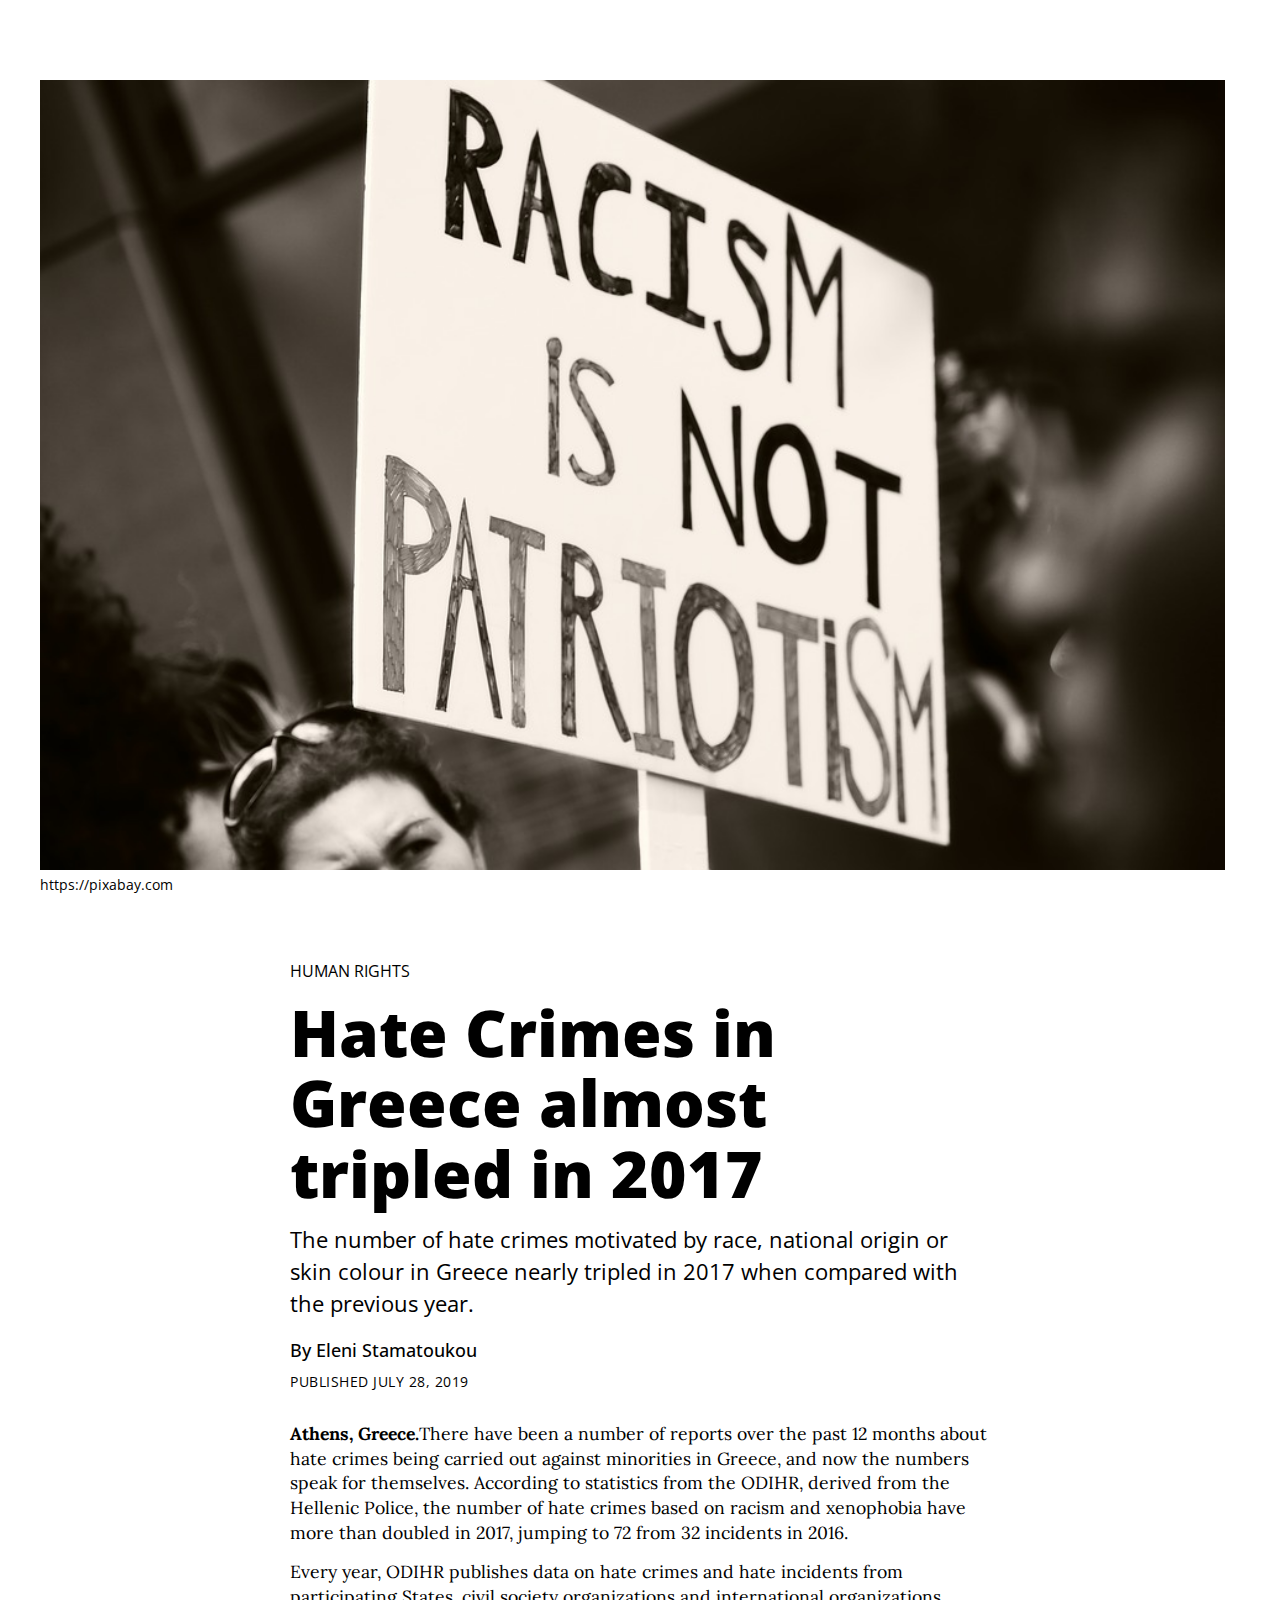
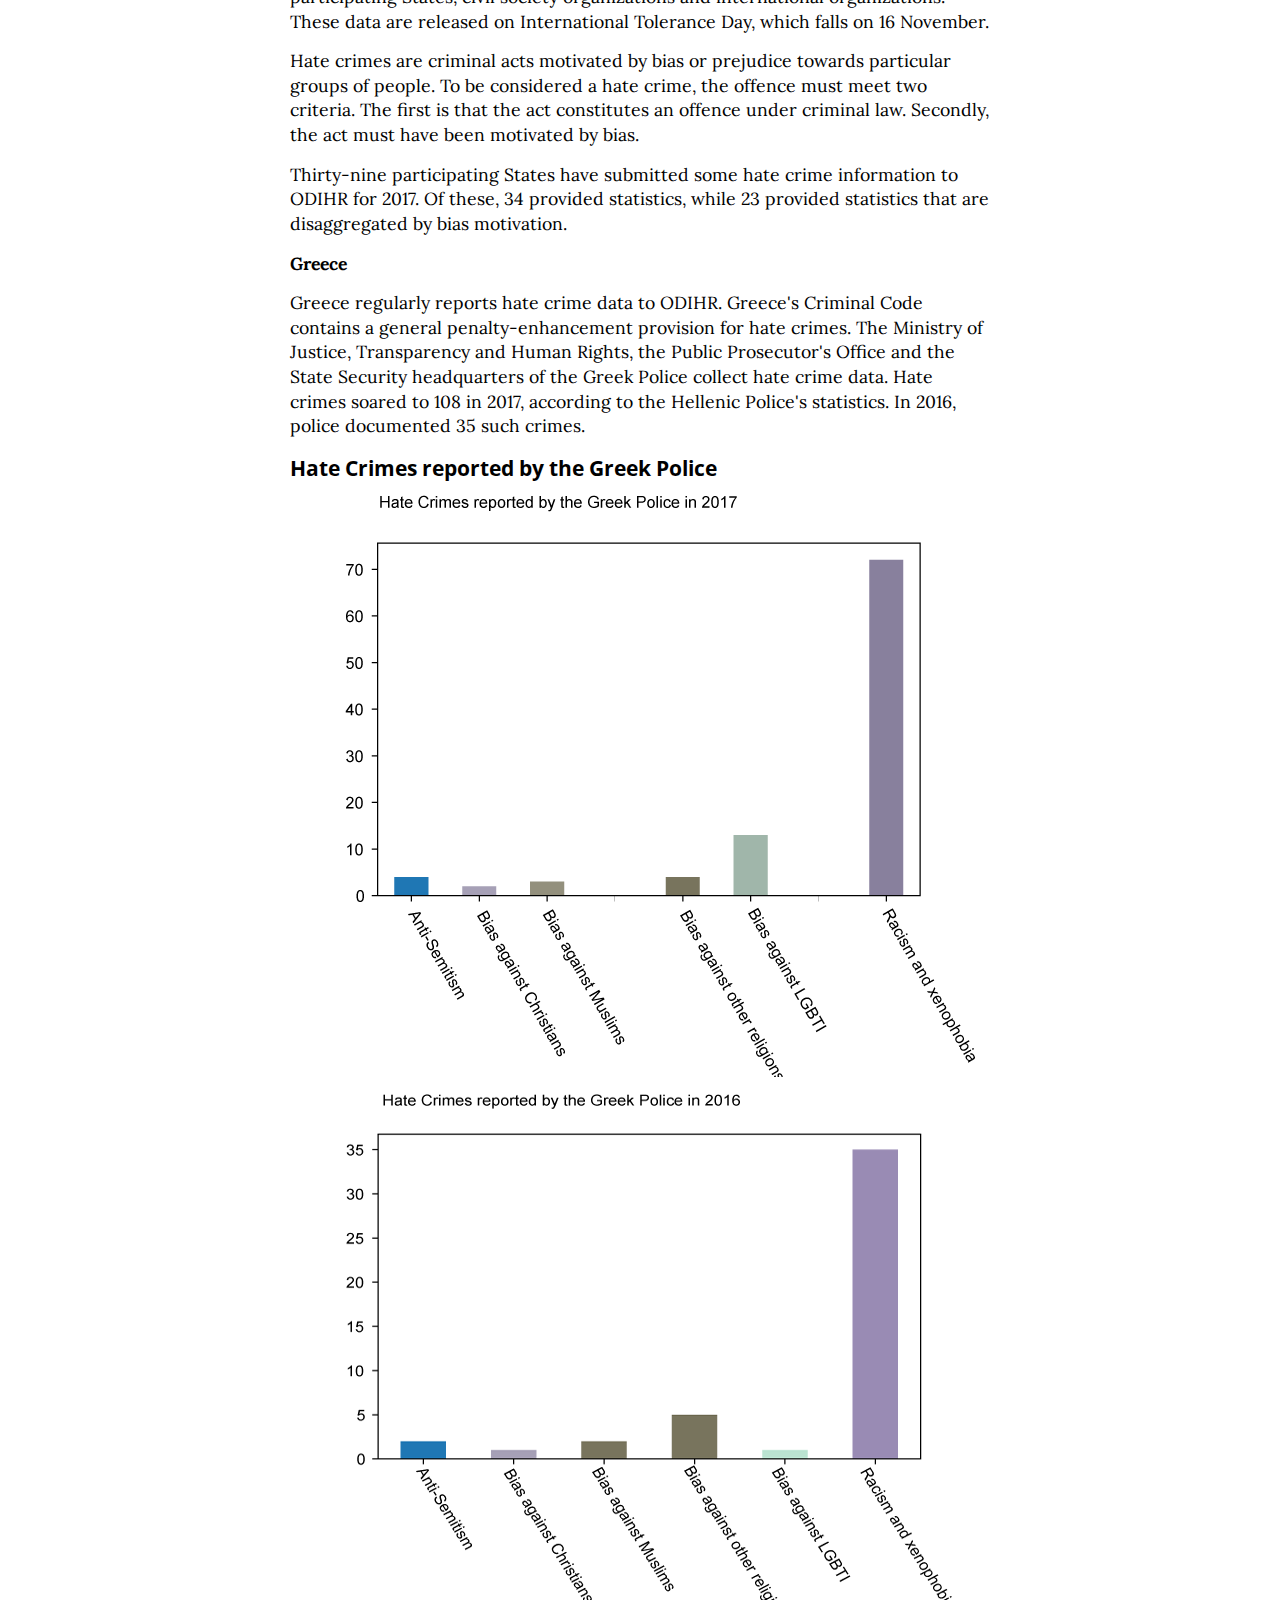
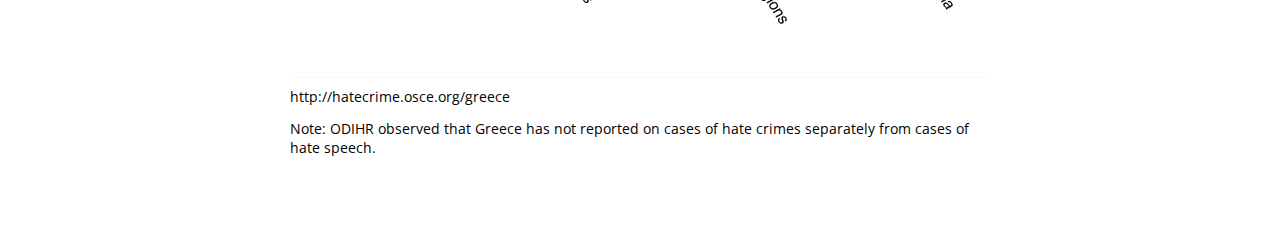
<file: #2/index.html>
<!doctype html>
<html lang="en">
  <head>
    <!-- Required meta tags -->
    <meta charset="utf-8">
    <meta name="viewport" content="width=device-width, initial-scale=1, shrink-to-fit=no">
      
    <!-- Your CSS files -->
    <link rel="stylesheet" href="styles.css">
    
    <!-- google fonts: Open Sans (sans-serif) and Lora (serif) -->
    <link href="https://fonts.googleapis.com/css?family=Open+Sans:300,300i,400,400i,600,600i,700,700i,800,800i&display=swap" rel="stylesheet">
    <link href="https://fonts.googleapis.com/css?family=Lora:400,400i,700&display=swap" rel="stylesheet">
      
    <title>#2project</title>
  
  </head>

  <body class="light-theme"> <!-- all of the content on your html page goes inside the body -->
    <div class="photo-section">
      <div class="photo">
        <img src="photo.jpg" alt="Hate Crimes" />
        <p class="caption">https://pixabay.com</p>
      </div>
    </div>
    
    <div class="header">
      <p class="kicker">Human Rights</p>
      <h1 class="headline">Hate Crimes in Greece almost tripled in 2017</h1>
      <h2 class="subhead">The number of hate crimes motivated by race, national origin or skin colour in Greece nearly tripled in 2017 when compared with the previous year.</h2>
      <p class="byline">By Eleni Stamatoukou</p>
      <p class="date">Published July 28, 2019</p>
    </div>

    <div class="story-body">
      <p class="body-text serif"><strong>Athens, Greece.</strong>There have been a number of reports over the past 12 months about hate crimes being carried out against minorities in Greece, and now the numbers speak for themselves. According to statistics from the ODIHR, derived from the Hellenic Police, the number of hate crimes based on racism and xenophobia have more than doubled in 2017, jumping to 72 from 32 incidents in 2016.</p>
      <p class="body-text serif">Every year, ODIHR publishes data on hate crimes and hate incidents from participating States, civil society organizations and international organizations. These data are released on International Tolerance Day, which falls on 16 November.</p>
      <p class="body-text serif">Hate crimes are criminal acts motivated by bias or prejudice towards particular groups of people. To be considered a hate crime, the offence must meet two criteria. The first is that the act constitutes an offence under criminal law. Secondly, the act must have been motivated by bias.</p>
      <p class="body-text serif">Thirty-nine participating States have submitted some hate crime information to ODIHR for 2017. Of these, 34 provided statistics, while 23 provided statistics that are disaggregated by bias motivation.</p>
      <p class="body-text serif"><strong>Greece</strong></p>
      <p class="body-text serif">Greece regularly reports hate crime data to ODIHR. Greece's Criminal Code contains a general penalty-enhancement provision for hate crimes. The Ministry of Justice, Transparency and Human Rights, the Public Prosecutor's Office and the State Security headquarters of the Greek Police collect hate crime data. Hate crimes soared to 108 in 2017, according to the Hellenic Police's statistics. In 2016, police documented 35 such crimes.</p>
      <div class="chart-section">
        <p class="chart-title">Hate Crimes reported by the Greek Police</p>
          <div class="chart">
            <img src="PoliceBM.png"/>
          <div class="chart">
            <img src="PoliceBiasMotiv2016.png"/>
          </div>
        <p class="chart-source">http://hatecrime.osce.org/greece</p>
      </div>
      <p class="note">Note: ODIHR observed that Greece has not reported on cases of hate crimes separately from cases of hate speech.</p>
    </div>
  </body>
</html>
</file>
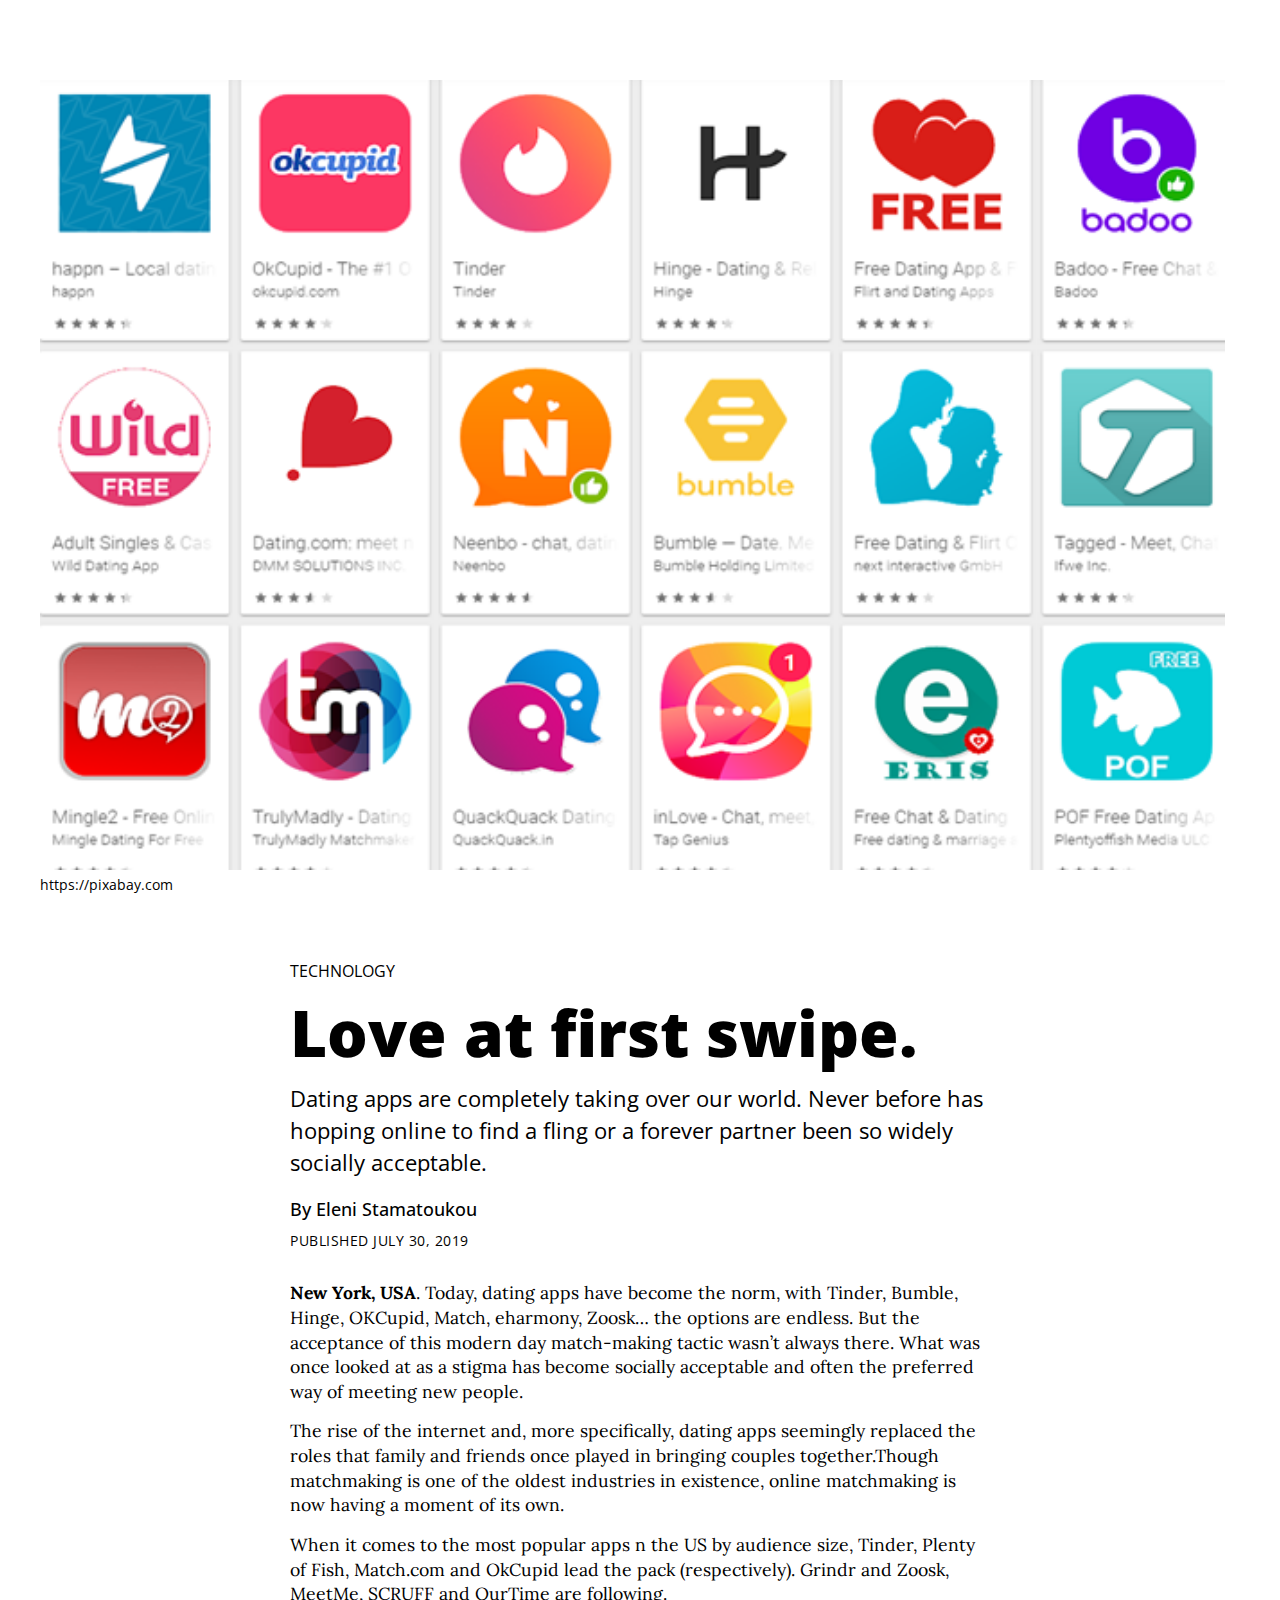
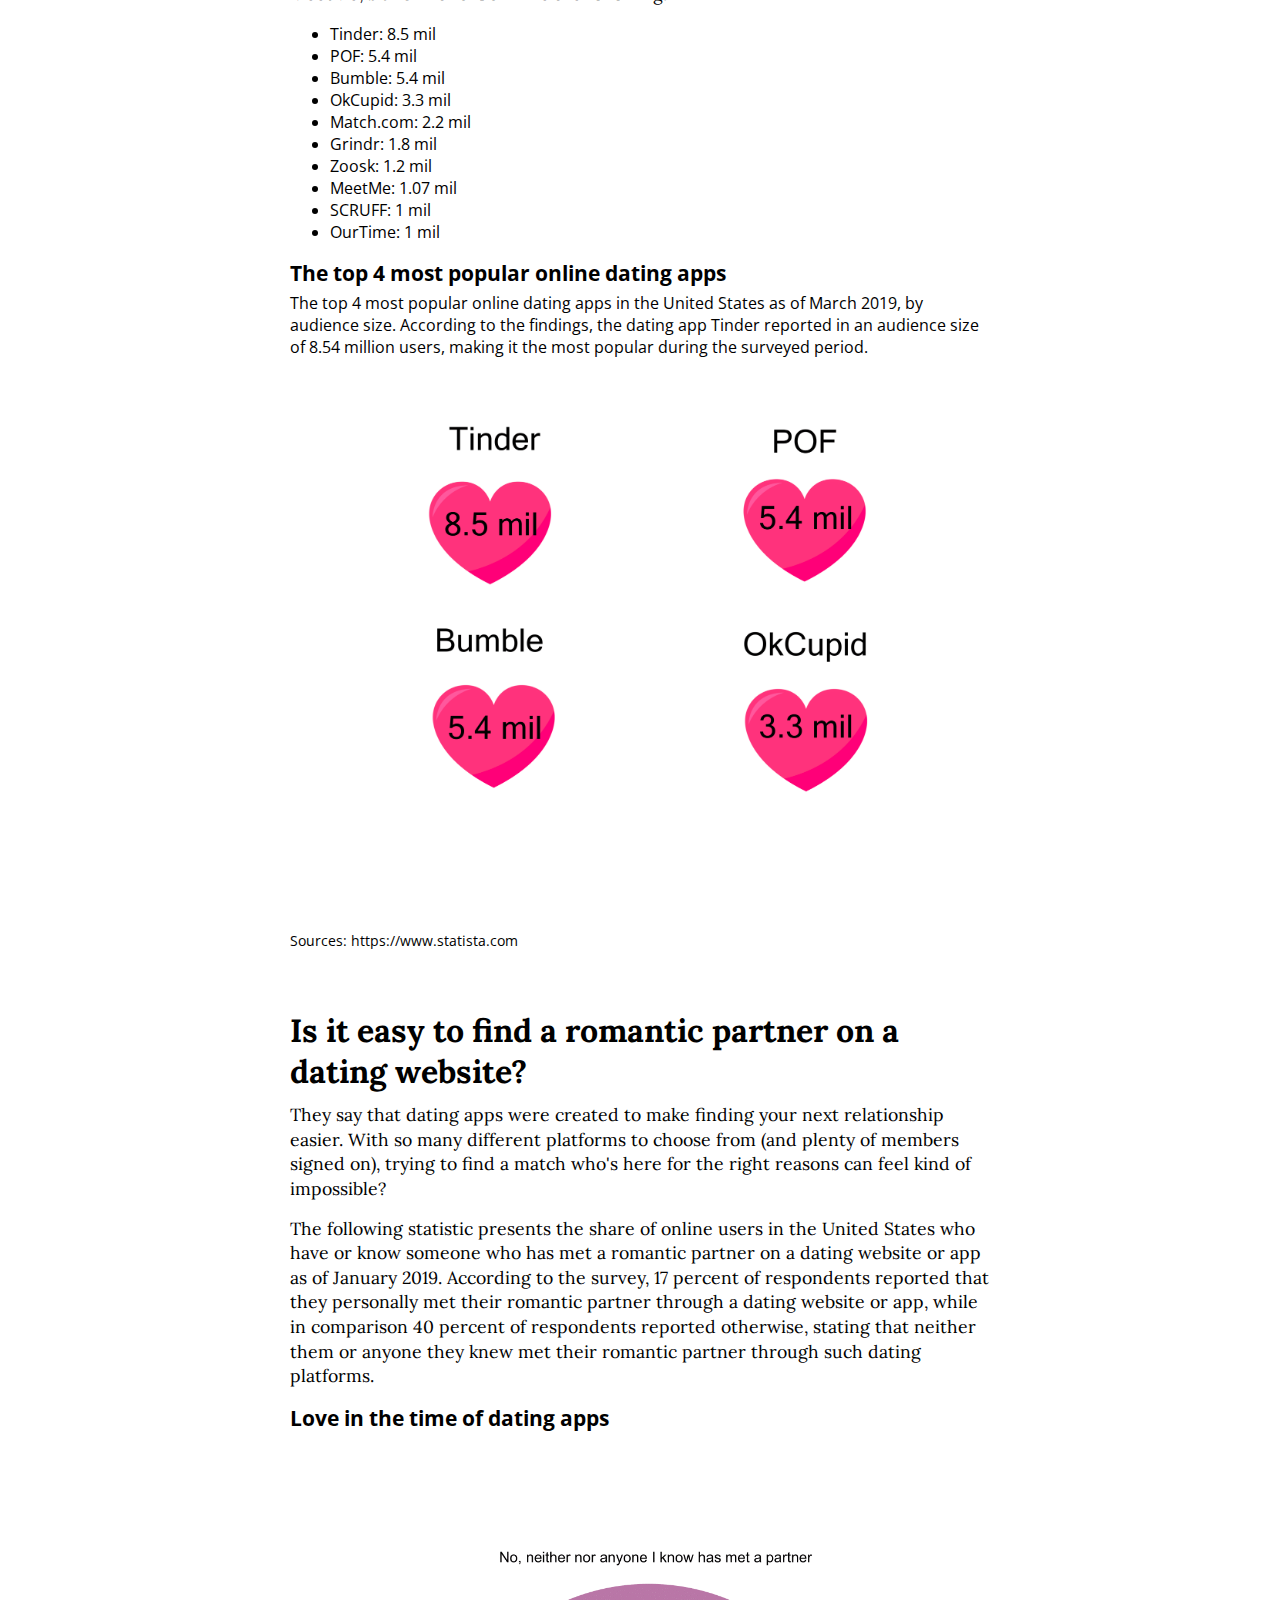
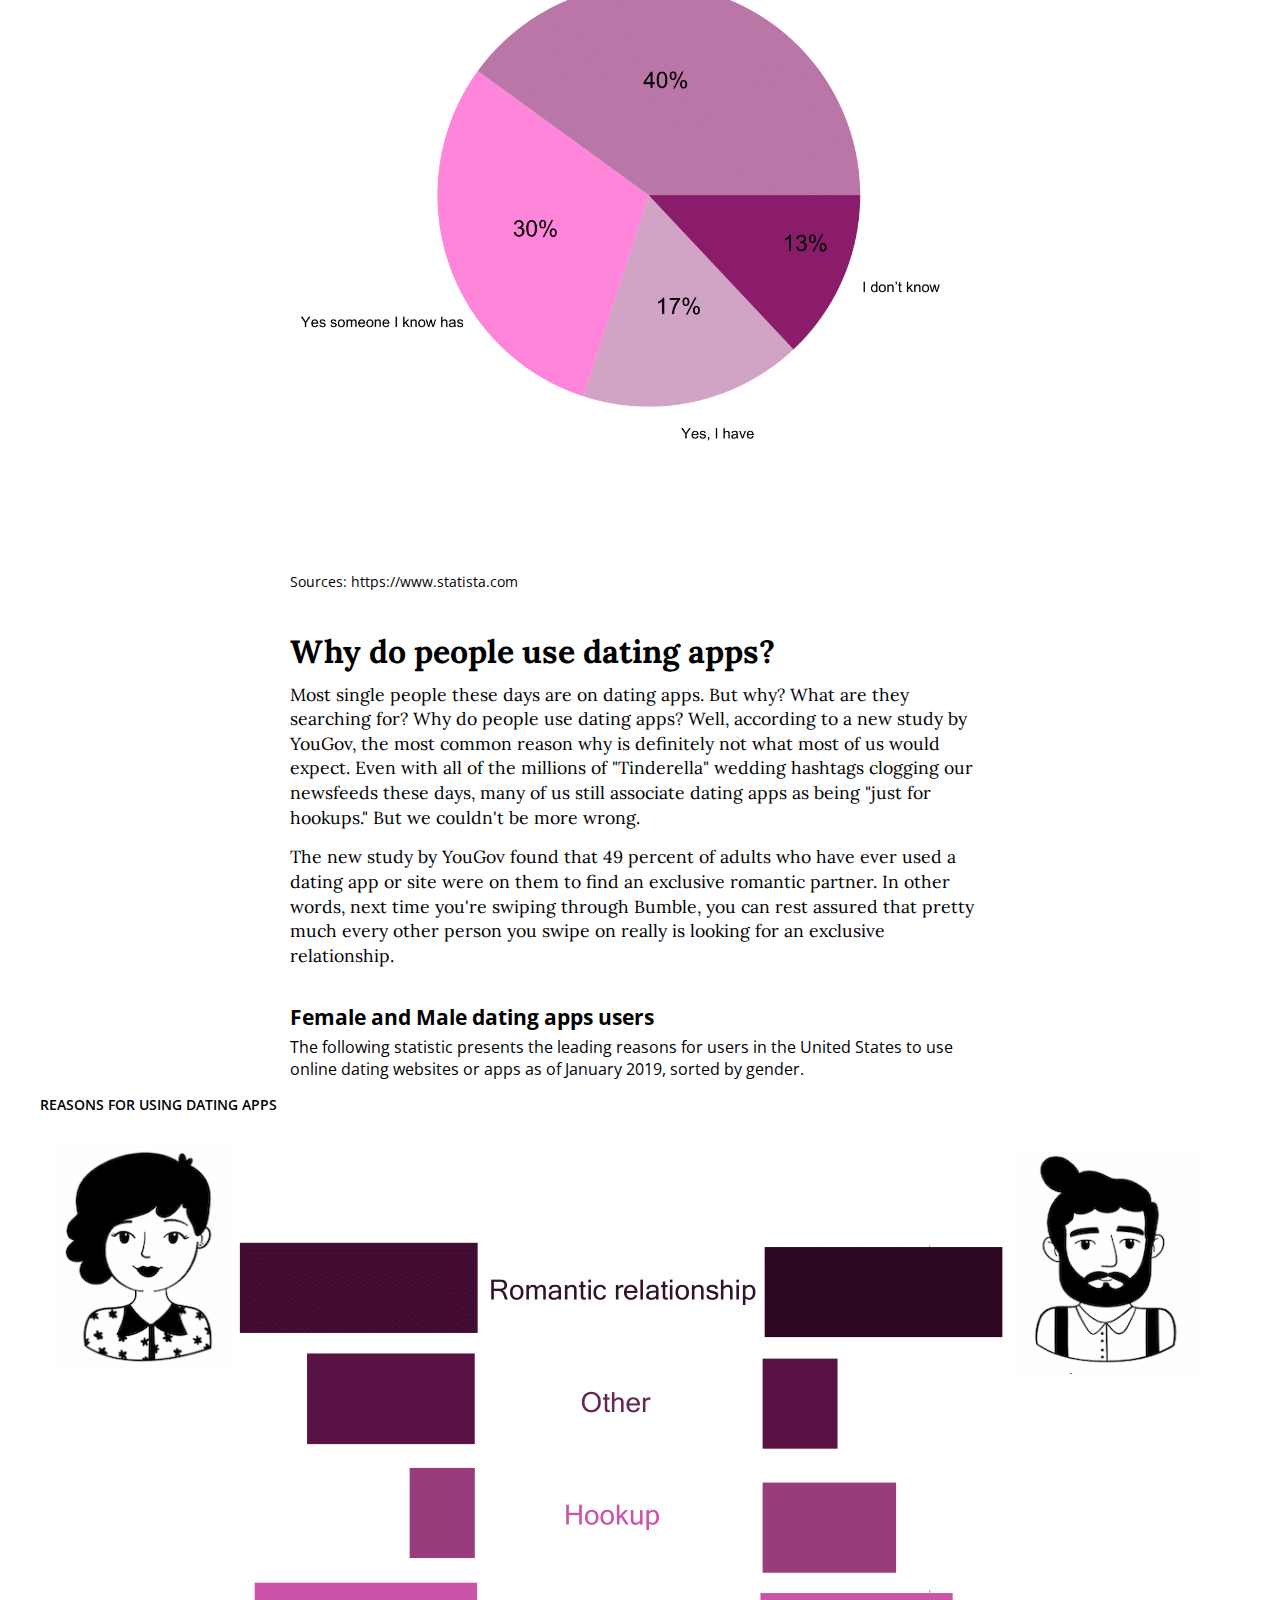
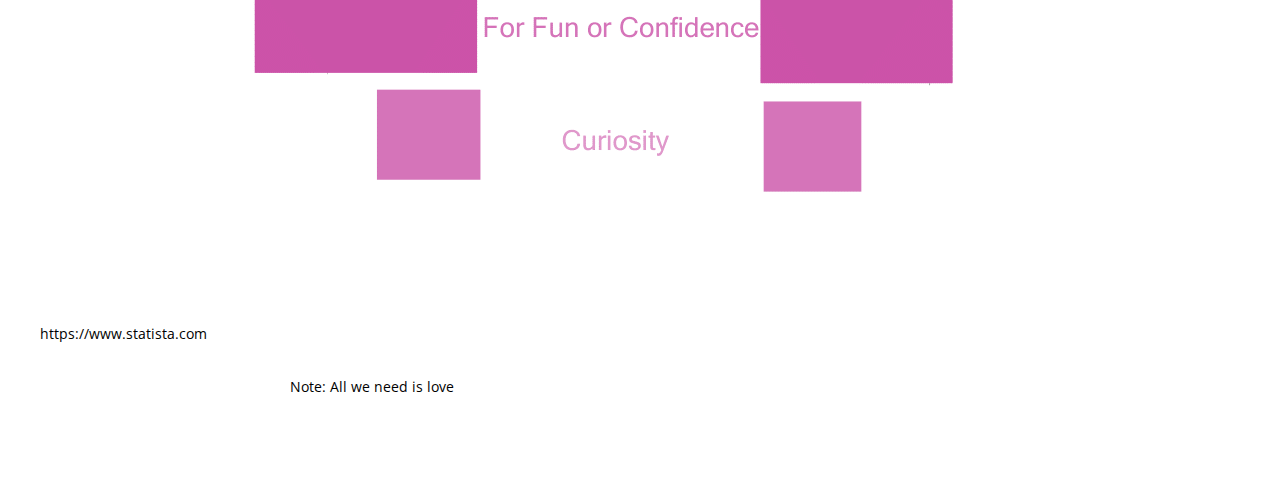
<file: #3/index.html>
<!doctype html>
<html lang="en">
  <head>
    <!-- Required meta tags -->
    <meta charset="utf-8">
    <meta name="viewport" content="width=device-width, initial-scale=1, shrink-to-fit=no">
      
    <!-- Your CSS files -->
    <link rel="stylesheet" href="styles.css">
    
    <!-- google fonts: Open Sans (sans-serif) and Lora (serif) -->
    <link href="https://fonts.googleapis.com/css?family=Open+Sans:300,300i,400,400i,600,600i,700,700i,800,800i&display=swap" rel="stylesheet">
    <link href="https://fonts.googleapis.com/css?family=Lora:400,400i,700&display=swap" rel="stylesheet">
      
    <title>#3project</title>
  </head>

  <body class="light-theme"> <!-- all of the content on your html page goes inside the body -->
    <div class="photo-section">
      <div class="photo">
        <img src="dating-apps1.png" alt="Dating Apps" />
        <p class="caption">https://pixabay.com</p>
      </div>
    </div>
    <div class="header">
      <p class="kicker">Technology</p>
      <h1 class="headline">Love at first swipe.</h1>
      <h2 class="subhead">Dating apps are completely taking over our world. Never before has hopping online to find a fling or a forever partner been so widely socially acceptable.</h2>
      <p class="byline">By Eleni Stamatoukou</p>
      <p class="date">Published July 30, 2019</p>
    </div>

    <div class="story-body">
      <p class="body-text serif"><strong>New York, USA</strong>. Today, dating apps have become the norm, with Tinder, Bumble, Hinge, OKCupid, Match, eharmony, Zoosk… the options are endless. But the acceptance of this modern day match-making tactic wasn’t always there. What was once looked at as a stigma has become socially acceptable and often the preferred way of meeting new people.</p>
      <p class="body-text serif">The rise of the internet and, more specifically, dating apps seemingly replaced the roles that family and friends once played in bringing couples together.Though matchmaking is one of the oldest industries in existence, online matchmaking is now having a moment of its own.</p>
      <p class="body-text serif">When it comes to the most popular apps n the US by audience size, Tinder, Plenty of Fish, Match.com and OkCupid lead the pack (respectively). Grindr and Zoosk, MeetMe, SCRUFF and OurTime are following.</p>
      <ul>
        <li>Tinder: 8.5 mil</li>
        <li>POF: 5.4 mil</li>
        <li>Bumble: 5.4 mil</li>
        <li>OkCupid: 3.3 mil</li>
        <li>Match.com: 2.2 mil</li>
        <li>Grindr: 1.8 mil</li>
        <li>Zoosk: 1.2 mil</li>
        <li>MeetMe: 1.07 mil</li>
        <li>SCRUFF: 1 mil</li>
        <li>OurTime: 1 mil</li>
      </ul>
      <div class="chart-section">
        <p class="chart-title">The top 4 most popular online dating apps</p>
        <p class="chart-subhead">The top 4 most popular online dating apps in the United States as of March 2019, by audience size. According to the findings, the dating app Tinder reported in an audience size of 8.54 million users, making it the most popular during the surveyed period.</p>
        <div class="chart-row">
          <div class="chart">
            <img src="Apps-1.png"/>
          </div>
        </div>
        <p class="chart-source">Sources: https://www.statista.com</p>
      </div>

      <h3 class="section-head serif"><strong>Is it easy to find a romantic partner on a dating website?</strong></h3>
      <p class="body-text serif">They say that dating apps were created to make finding your next relationship easier. With so many different platforms to choose from (and plenty of members signed on), trying to find a match who's here for the right reasons can feel kind of impossible?</p>
      <p class="body-text serif">The following statistic presents the share of online users in the United States who have or know someone who has met a romantic partner on a dating website or app as of January 2019. According to the survey, 17 percent of respondents reported that they personally met their romantic partner through a dating website or app, while in comparison 40 percent of respondents reported otherwise, stating that neither them or anyone they knew met their romantic partner through such dating platforms.</p>

      <div class="chart-section">
        <p class="chart-title">Love in the time of dating apps</p>
        <p class="chart-subhead"></p>
          <div class="chart">
            <p class="chart-label"></p>
            <img src="RomanticPartner-1.png"/>
          </div>
        </div>
        <p class="chart-source">Sources: https://www.statista.com</p>
      </div>
    <div class="story-body">
      <h3 class="section-head serif"><strong>Why do people use dating apps?</strong></h3>
      <p class="body-text serif">Most single people these days are on dating apps. But why? What are they searching for? Why do people use dating apps? Well, according to a new study by YouGov, the most common reason why is definitely not what most of us would expect. Even with all of the millions of "Tinderella" wedding hashtags clogging our newsfeeds these days, many of us still associate dating apps as being "just for hookups." But we couldn't be more wrong.</p>
      <p class="body-text serif">The new study by YouGov found that 49 percent of adults who have ever used a dating app or site were on them to find an exclusive romantic partner. In other words, next time you're swiping through Bumble, you can rest assured that pretty much every other person you swipe on really is looking for an exclusive relationship.</p>
    </div>
     <div class="chart-section">
      <p class="chart-title">Female and Male dating apps users</p>
      <p class="chart-subhead">The following statistic presents the leading reasons for users in the United States to use online dating websites or apps as of January 2019, sorted by gender. 
      </p>
        <div class="chart">
          <p class="chart-label">Reasons for using dating apps</p>
          <img src="FemaleMale-1.png"/>
      <p class="chart-source">https://www.statista.com</p>
        </div>
    <div class="footer">
      <p class="note">Note: All we need is love</p>
    </div>
  </body>
</html>
</file>
<file: #2/styles.css>
body {
	margin:auto;
	padding:50px 10px;
    font-family: 'Open Sans', sans-serif;
}

.serif {
	font-family: 'Lora', serif;
}
.sans-serif {
	font-family: 'Open Sans', sans-serif;
}

/* choose a light or dark theme to add to the body tag. */
.dark-theme {
    background-color: #151515;
    color: #fbfbfb;
}
.light-theme {
    background-color: white;
    color: black;
}

.header {
	padding-top:20px;
	padding-bottom:20px;
}

.story-body, .header, .chart-section, .footer {
	margin:auto;
	max-width: 700px;
}

.footer {
	padding-top:20px;
	padding-bottom:20px;
}

.chart-section.wide{
	width:100%;
	max-width:1200px;
}

.chart-section.wide p.chart-title {
	width:100%;
	max-width:700px;
	margin-left:auto;
	margin-right:auto;
}
.chart-section.wide p.chart-subhead {
	width:100%;
	max-width:700px;
	margin-left:auto;
	margin-right:auto;
}


/* text styles */

p.kicker {
	font-size:1rem;
	text-transform:uppercase;
}

.text-center {
	text-align:center;
}

h1.headline {
    font-size: 4rem;
    line-height: 1.1;
    margin-bottom: 0.25rem;
    margin-top: 1rem;
    font-weight: 800;
}

h2.subhead {
    font-size: 1.4rem;
    line-height: 2rem;
    margin-bottom:0;
    margin-top: 15px;
    font-weight: 400;
}

p.body-text {
    font-size: 1.1rem;
    line-height: 1.4;
 	margin-top:0;
 	margin-bottom:15px;
}

h3.section-head {
	font-size:2rem;
	margin:40px 0 10px 0;
	font-weight:700;
	line-height:1.3;
}

.byline {
    font-size: 1.1rem;
    line-height: 0.75;
    margin-top: 1.5rem;
    font-weight: 500;
}

.date {
    font-size: 0.85rem;
    line-height: 1;
    margin-top: 10px;
    font-weight:400;
    text-transform:uppercase;
    letter-spacing:0.5px;
}


p.note {
	font-size:0.85rem;
}

/* chart styles */

.chart-section {
	width:100%;
	max-width:1200px;
	padding:20px 0px;
}

.story-body .chart-section {
	padding-top:0px;
}


.chart-row {
	display:flex;
	justify-content: space-between;
	margin-top:20px;
}

p.chart-title {
	font-size:1.3rem;
	font-weight:700;
	max-width:700px;
	margin:0px auto 5px auto;
}
p.chart-subhead {
	margin:0 auto;
	max-width:700px;
	font-size:1rem;
	margin-bottom:15px;
}

p.chart-label {
	margin:0 0 5px 0;
	font-size:0.85rem;
	text-transform:uppercase;
	font-weight:600;
}

.chart-row .chart {
	width:100%;
	padding-right:15px;
	min-width:calc(25% - 15px);

}



p.chart-source {
	font-size:0.85rem;
	margin:0;
}



.chart img {
	width:100%;
}




/* photos */

.photo-section {
	padding:30px 0px;
	width:100%;
	margin:auto;
	display:flex;
	max-width:1200px;
}

.photo {
	width:100%;
	padding-right:15px;
}
.photo img {
	width:100%;	
}

p.caption {
	font-size:0.9rem;
	margin:0;
}



/* mobile */

@media (max-width:700px) {

	.chart-row {
		display:block;
	}

	.chart-row .chart {
		padding:0;
	}

	.photo-section {
		display:block;
	}
	.photo {
		padding:0;
	}

}
</file>
<file: #3/styles.css>
body {
	margin:auto;
	padding:50px 10px;
    font-family: 'Open Sans', sans-serif;
}

.serif {
	font-family: 'Lora', serif;
}
.sans-serif {
	font-family: 'Open Sans', sans-serif;
}

/* choose a light or dark theme to add to the body tag. */
.dark-theme {
    background-color: #151515;
    color: #fbfbfb;
}
.light-theme {
    background-color: white;
    color: black;
}

.header {
	padding-top:20px;
	padding-bottom:20px;
}

.story-body, .header, .chart-section, .footer {
	margin:auto;
	max-width: 700px;
}

.footer {
	padding-top:20px;
	padding-bottom:20px;
}

.chart-section.wide{
	width:100%;
	max-width:1200px;
}

.chart-section.wide p.chart-title {
	width:100%;
	max-width:700px;
	margin-left:auto;
	margin-right:auto;
}
.chart-section.wide p.chart-subhead {
	width:100%;
	max-width:700px;
	margin-left:auto;
	margin-right:auto;
}


/* text styles */

p.kicker {
	font-size:1rem;
	text-transform:uppercase;
}

.text-center {
	text-align:center;
}

h1.headline {
    font-size: 4rem;
    line-height: 1.1;
    margin-bottom: 0.25rem;
    margin-top: 1rem;
    font-weight: 800;
}

h2.subhead {
    font-size: 1.4rem;
    line-height: 2rem;
    margin-bottom:0;
    margin-top: 15px;
    font-weight: 400;
}

p.body-text {
    font-size: 1.1rem;
    line-height: 1.4;
 	margin-top:0;
 	margin-bottom:15px;
}

h3.section-head {
	font-size:2rem;
	margin:40px 0 10px 0;
	font-weight:700;
	line-height:1.3;
}

.byline {
    font-size: 1.1rem;
    line-height: 0.75;
    margin-top: 1.5rem;
    font-weight: 500;
}

.date {
    font-size: 0.85rem;
    line-height: 1;
    margin-top: 10px;
    font-weight:400;
    text-transform:uppercase;
    letter-spacing:0.5px;
}


p.note {
	font-size:0.85rem;
}

/* chart styles */

.chart-section {
	width:100%;
	max-width:1200px;
	padding:20px 0px;
}

.story-body .chart-section {
	padding-top:0px;
}


.chart-row {
	display:flex;
	justify-content: space-between;
	margin-top:20px;
}

p.chart-title {
	font-size:1.3rem;
	font-weight:700;
	max-width:700px;
	margin:0px auto 5px auto;
}
p.chart-subhead {
	margin:0 auto;
	max-width:700px;
	font-size:1rem;
	margin-bottom:15px;
}

p.chart-label {
	margin:0 0 5px 0;
	font-size:0.85rem;
	text-transform:uppercase;
	font-weight:600;
}

.chart-row .chart {
	width:100%;
	padding-right:15px;
	min-width:calc(25% - 15px);

}



p.chart-source {
	font-size:0.85rem;
	margin:0;
}



.chart img {
	width:100%;
}




/* photos */

.photo-section {
	padding:30px 0px;
	width:100%;
	margin:auto;
	display:flex;
	max-width:1200px;
}

.photo {
	width:100%;
	padding-right:15px;
}
.photo img {
	width:100%;	
}

p.caption {
	font-size:0.9rem;
	margin:0;
}



/* mobile */

@media (max-width:700px) {

	.chart-row {
		display:block;
	}

	.chart-row .chart {
		padding:0;
	}

	.photo-section {
		display:block;
	}
	.photo {
		padding:0;
	}

}
</file>
